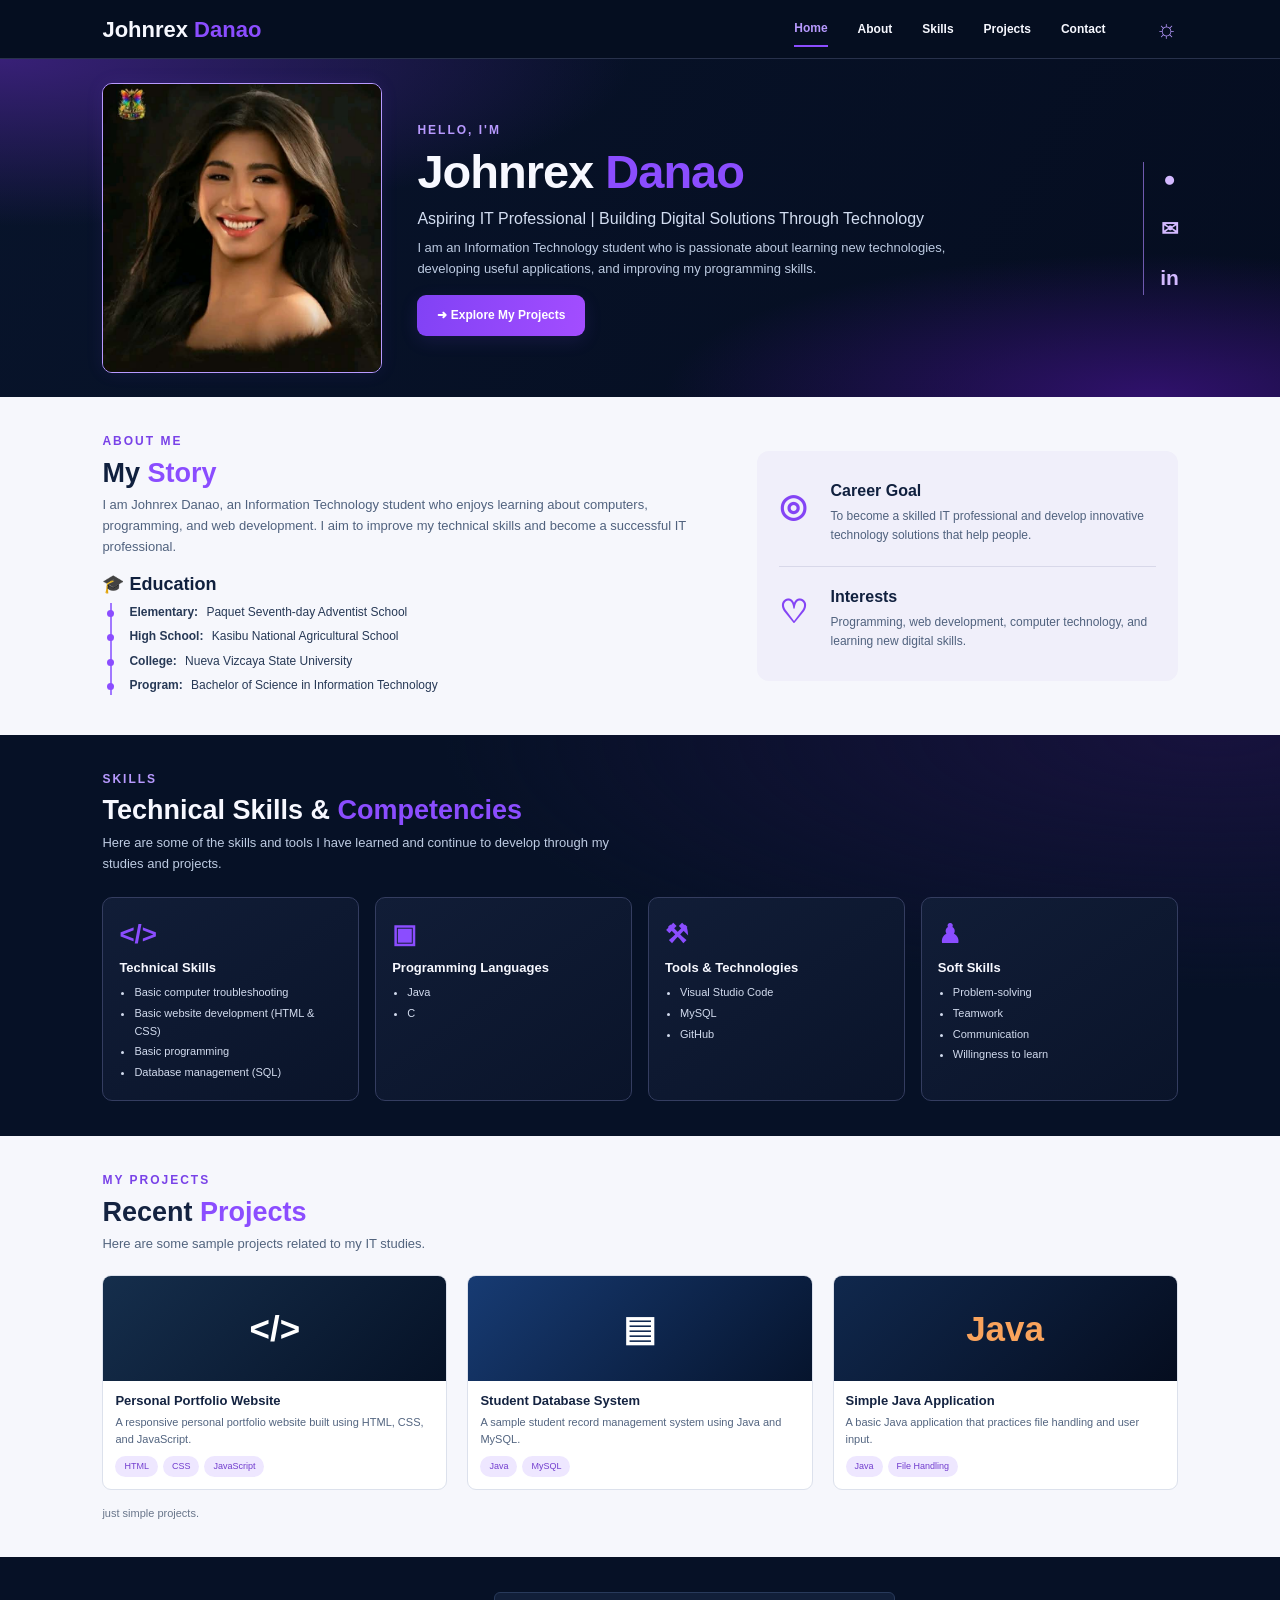
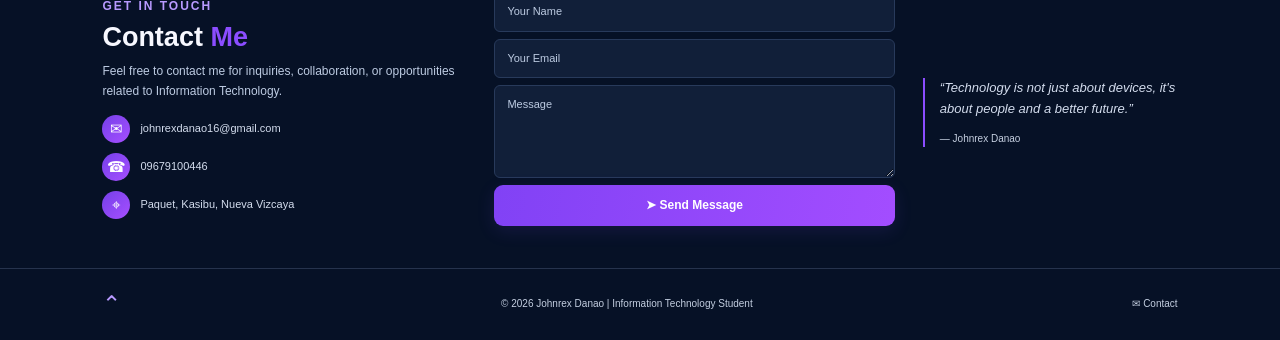
<file: index.html>
﻿<!DOCTYPE html>
<html lang="en">
<head>
  <meta charset="UTF-8">
  <meta name="viewport" content="width=device-width, initial-scale=1.0">
  <title>Johnrex Danao | IT Portfolio</title>

  <link rel="stylesheet" href="style.css">
  <script src="jana1.js" defer></script>
</head>
<body>

  <!-- NAVIGATION -->
  <header class="navbar">
    <a href="#home" class="logo">Johnrex <span>Danao</span></a>

    <button class="menu-toggle" id="menuToggle"
      aria-label="Open navigation" aria-expanded="false">☰</button>

    <nav class="nav-links" id="navLinks">
      <a href="#home">Home</a>
      <a href="#about">About</a>
      <a href="#skills">Skills</a>
      <a href="#projects">Projects</a>
      <a href="#contact">Contact</a>
      <button id="themeToggle" class="theme-toggle"
        aria-label="Toggle light and dark theme">☼</button>
    </nav>
  </header>

  <!-- HOME -->
  <section id="home" class="hero">
    <div class="hero-photo">
      <img src="mypicture.jpg" alt="My Profile Picture">
    </div>

    <div class="hero-content">
      <p class="eyebrow">HELLO, I'M</p>
      <h1>Johnrex <span>Danao</span></h1>

      <h2>
        Aspiring IT Professional |
        Building Digital Solutions Through Technology
      </h2>

      <p>
        I am an Information Technology student who is passionate
        about learning new technologies, developing useful
        applications, and improving my programming skills.
      </p>

      <a href="#projects" class="button">
        ➜ Explore My Projects
      </a>
    </div>

    <div class="social-links">
      <a href="https://github.com/" target="_blank"
         rel="noopener noreferrer" aria-label="GitHub">●</a>
      <a href="mailto:johnrexdanao16@gmail.com"
         aria-label="Email">✉</a>
      <a href="https://www.linkedin.com/" target="_blank"
         rel="noopener noreferrer" aria-label="LinkedIn">in</a>
    </div>
  </section>

  <!-- ABOUT -->
  <section id="about" class="about section">
    <div class="about-left">
      <p class="eyebrow">ABOUT ME</p>
      <h2>My <span>Story</span></h2>

      <p>
        I am Johnrex Danao, an Information Technology student
        who enjoys learning about computers, programming,
        and web development. I aim to improve my technical
        skills and become a successful IT professional.
      </p>

      <h3 class="subheading">🎓 Education</h3>

      <div class="education">
        <p><strong>Elementary:</strong>
          Paquet Seventh-day Adventist School</p>
        <p><strong>High School:</strong>
          Kasibu National Agricultural School</p>
        <p><strong>College:</strong>
          Nueva Vizcaya State University</p>
        <p><strong>Program:</strong>
          Bachelor of Science in Information Technology</p>
      </div>
    </div>

    <div class="about-right">
      <article class="about-card">
        <div class="about-icon">◎</div>
        <div>
          <h3>Career Goal</h3>
          <p>
            To become a skilled IT professional and develop
            innovative technology solutions that help people.
          </p>
        </div>
      </article>

      <article class="about-card">
        <div class="about-icon">♡</div>
        <div>
          <h3>Interests</h3>
          <p>
            Programming, web development, computer technology,
            and learning new digital skills.
          </p>
        </div>
      </article>
    </div>
  </section>

  <!-- SKILLS -->
  <section id="skills" class="skills section">
    <p class="eyebrow">SKILLS</p>
    <h2>Technical Skills & <span>Competencies</span></h2>
    <p class="section-description">
      Here are some of the skills and tools I have learned
      and continue to develop through my studies and projects.
    </p>

    <div class="skills-grid">
      <article class="skill-card">
        <div class="skill-icon">&lt;/&gt;</div>
        <h3>Technical Skills</h3>
        <ul>
          <li>Basic computer troubleshooting</li>
          <li>Basic website development (HTML & CSS)</li>
          <li>Basic programming</li>
          <li>Database management (SQL)</li>
        </ul>
      </article>

      <article class="skill-card">
        <div class="skill-icon">▣</div>
        <h3>Programming Languages</h3>
        <ul>
          <li>Java</li>
          <li>C</li>
        </ul>
      </article>

      <article class="skill-card">
        <div class="skill-icon">⚒</div>
        <h3>Tools & Technologies</h3>
        <ul>
          <li>Visual Studio Code</li>
          <li>MySQL</li>
          <li>GitHub</li>
        </ul>
      </article>

      <article class="skill-card">
        <div class="skill-icon">♟</div>
        <h3>Soft Skills</h3>
        <ul>
          <li>Problem-solving</li>
          <li>Teamwork</li>
          <li>Communication</li>
          <li>Willingness to learn</li>
        </ul>
      </article>
    </div>
  </section>

  <!-- PROJECTS -->
  <section id="projects" class="projects section">
    <p class="eyebrow">MY PROJECTS</p>
    <h2>Recent <span>Projects</span></h2>
    <p class="section-description">
      Here are some sample projects related to my IT studies.
    </p>

    <div class="projects-grid">
      <article class="project-card">
        <div class="project-image code-image">
          <span>&lt;/&gt;</span>
        </div>
        <div class="project-content">
          <h3>Personal Portfolio Website</h3>
          <p>
            A responsive personal portfolio website built
            using HTML, CSS, and JavaScript.
          </p>
          <div class="tags">
            <span>HTML</span><span>CSS</span><span>JavaScript</span>
          </div>
        </div>
      </article>

      <article class="project-card">
        <div class="project-image database-image">
          <span>▤</span>
        </div>
        <div class="project-content">
          <h3>Student Database System</h3>
          <p>
            A sample student record management system
            using Java and MySQL.
          </p>
          <div class="tags">
            <span>Java</span><span>MySQL</span>
          </div>
        </div>
      </article>

      <article class="project-card">
        <div class="project-image java-image">
          <span>Java</span>
        </div>
        <div class="project-content">
          <h3>Simple Java Application</h3>
          <p>
            A basic Java application that practices
            file handling and user input.
          </p>
          <div class="tags">
            <span>Java</span><span>File Handling</span>
          </div>
        </div>
      </article>
    </div>

    <p class="project-note">
     just simple projects.
    </p>
  </section>

  <!-- CONTACT -->
  <section id="contact" class="contact section">
    <div class="contact-info">
      <p class="eyebrow">GET IN TOUCH</p>
      <h2>Contact <span>Me</span></h2>
      <p>
        Feel free to contact me for inquiries, collaboration,
        or opportunities related to Information Technology.
      </p>

      <div class="contact-item">
        <span>✉</span>
        <a href="mailto:johnrexdanao16@gmail.com">
          johnrexdanao16@gmail.com
        </a>
      </div>

      <div class="contact-item">
        <span>☎</span>
        <a href="tel:09679100446">09679100446</a>
      </div>

      <div class="contact-item">
        <span>⌖</span>
        <p>Paquet, Kasibu, Nueva Vizcaya</p>
      </div>
    </div>

    <form class="contact-form" id="contactForm">
      <label class="sr-only" for="name">Your Name</label>
      <input type="text" id="name" placeholder="Your Name" required>

      <label class="sr-only" for="email">Your Email</label>
      <input type="email" id="email" placeholder="Your Email" required>

      <label class="sr-only" for="message">Message</label>
      <textarea id="message" placeholder="Message"
        rows="4" required></textarea>

      <button type="submit" class="button">➤ Send Message</button>
      <p id="formNotice" class="form-notice" aria-live="polite"></p>
    </form>

    <blockquote class="quote">
      “Technology is not just about devices, it's about
      people and a better future.”
      <footer>— Johnrex Danao</footer>
    </blockquote>
  </section>

  <!-- FOOTER -->
  <footer class="footer">
    <a href="#home" class="back-top">⌃</a>
    <p>
      © <span id="year"></span> Johnrex Danao |
      Information Technology Student
    </p>
    <a href="mailto:johnrexdanao16@gmail.com">✉ Contact</a>
  </footer>

</body>
</html>
</file>
<file: style.css>
﻿/* GENERAL SETTINGS */
* {
  margin: 0;
  padding: 0;
  box-sizing: border-box;
}

:root {
  --purple: #8b4dff;
  --purple-light: #b89aff;
  --navy: #061126;
  --navy-card: #101d37;
  --white: #f7f8ff;
  --muted: #bdcbe2;
  --border: #343d60;
  --light-bg: #f6f7fc;
  --light-text: #273956;
}

html {
  scroll-behavior: smooth;
  scroll-padding-top: 75px;
}

body {
  font-family: Arial, Helvetica, sans-serif;
  background: var(--navy);
  color: var(--white);
  line-height: 1.6;
}

a {
  text-decoration: none;
  color: inherit;
}

button,
input,
textarea {
  font: inherit;
}

button {
  cursor: pointer;
}

section {
  scroll-margin-top: 70px;
}

h1,
h2,
h3 {
  line-height: 1.25;
}

h2 span,
h1 span,
.logo span {
  color: var(--purple);
}

.eyebrow {
  color: var(--purple-light);
  font-size: 12px;
  font-weight: bold;
  letter-spacing: 2px;
  margin-bottom: 5px;
}

.section {
  padding: 35px 8%;
}

.section h2 {
  font-size: 27px;
  margin-bottom: 5px;
}

.section-description {
  font-size: 13px;
  color: var(--muted);
  max-width: 550px;
  margin-bottom: 20px;
}

/* NAVIGATION BAR */
.navbar {
  min-height: 52px;
  padding: 10px 8%;
  display: flex;
  align-items: center;
  justify-content: space-between;
  gap: 20px;
  background: #050e20;
  border-bottom: 1px solid #28314b;
  position: sticky;
  top: 0;
  z-index: 1000;
}

.logo {
  font-size: 22px;
  font-weight: bold;
  white-space: nowrap;
}

.nav-links {
  display: flex;
  align-items: center;
  gap: 30px;
}

.nav-links a {
  font-size: 12px;
  font-weight: bold;
  padding: 7px 0;
  transition: color 0.3s;
}

.nav-links a:hover,
.nav-links a.active {
  color: var(--purple-light);
  border-bottom: 2px solid var(--purple);
}

.theme-toggle {
  color: var(--purple-light);
  background: none;
  border: none;
  font-size: 24px;
  margin-left: 20px;
}

.menu-toggle {
  display: none;
  background: none;
  color: white;
  border: none;
  font-size: 25px;
}

/* HERO / HOME */
.hero {
  min-height: 335px;
  padding: 24px 8%;
  display: grid;
  grid-template-columns: 280px minmax(0, 1fr) 35px;
  align-items: center;
  gap: 35px;
  background:
    radial-gradient(
      ellipse at 0% 0%,
      #382077 0%,
      transparent 35%
    ),
    radial-gradient(
      ellipse at 90% 100%,
      #30116c 0%,
      transparent 30%
    ),
    linear-gradient(120deg, #08142b, #050d20);
}

.hero-photo {
  height: 290px;
  overflow: hidden;
  border: 1.5px solid var(--purple-light);
  border-radius: 10px;
  box-shadow: 0 0 18px #8b4dff18;
}

.hero-photo img {
  display: block;
  width: 100%;
  height: 100%;
  object-fit: cover;
  object-position: center 25%;
}

.hero-content h1 {
  font-size: clamp(30px, 4.5vw, 47px);
  line-height: 1.15;
  margin-bottom: 8px;
  letter-spacing: -1px;
}

.hero-content h2 {
  color: #d3def2;
  font-size: 16px;
  font-weight: normal;
  line-height: 1.45;
  margin-bottom: 8px;
}

.hero-content > p:not(.eyebrow) {
  color: var(--muted);
  font-size: 13px;
  max-width: 540px;
  margin-bottom: 15px;
}

.button {
  display: inline-block;
  border: none;
  border-radius: 9px;
  padding: 11px 20px;
  color: white;
  background: linear-gradient(
    100deg,
    #8142f5,
    #a34dff
  );
  font-size: 12px;
  font-weight: bold;
  box-shadow: 0 5px 18px #8245ff20;
  transition: transform 0.3s, box-shadow 0.3s;
}

.button:hover {
  transform: translateY(-2px);
  box-shadow: 0 8px 22px #8245ff45;
}

.social-links {
  display: flex;
  flex-direction: column;
  align-items: center;
  gap: 16px;
  border-left: 1px solid #6f5aaf;
  padding-left: 18px;
}

.social-links a {
  color: #d3b9ff;
  font-weight: bold;
  font-size: 21px;
}

/* ABOUT SECTION */
.about {
  background: var(--light-bg);
  color: var(--light-text);
  display: grid;
  grid-template-columns: 1.25fr 0.85fr;
  gap: 35px;
  align-items: center;
}

.about > div > p:not(.eyebrow) {
  font-size: 13px;
  color: #50627e;
  margin-bottom: 15px;
}

.about .eyebrow {
  color: #7942e8;
}

.about-left h2,
.about h3 {
  color: #10203e;
}

.subheading {
  font-size: 18px;
  margin: 14px 0 8px;
}

.education {
  border-left: 2px solid #a178ff;
  margin-left: 8px;
  padding-left: 17px;
}

.education p {
  font-size: 12px;
  margin-bottom: 5px;
  position: relative;
}

.education p::before {
  content: "";
  width: 7px;
  height: 7px;
  background: var(--purple);
  border-radius: 50%;
  position: absolute;
  left: -22px;
  top: 7px;
}

.education strong {
  margin-right: 5px;
}

.about-right {
  background: #f0effa;
  padding: 10px 22px;
  border-radius: 12px;
}

.about-card {
  display: flex;
  gap: 17px;
  padding: 20px 0;
}

.about-card + .about-card {
  border-top: 1px solid #d8d8e9;
}

.about-icon {
  color: #8444f5;
  font-size: 32px;
  font-weight: bold;
  min-width: 35px;
}

.about-card h3 {
  font-size: 16px;
  margin-bottom: 6px;
}

.about-card p {
  color: #50627e;
  font-size: 12px;
}

/* SKILLS SECTION */
.skills {
  background:
    radial-gradient(
      ellipse at 95% 0%,
      #17123d,
      transparent 45%
    ),
    var(--navy);
}

.skills-grid {
  display: grid;
  grid-template-columns: repeat(4, minmax(0, 1fr));
  gap: 16px;
  margin-top: 22px;
}

.skill-card {
  border: 1px solid var(--border);
  background: linear-gradient(
    145deg,
    #111d37,
    #0a142a
  );
  border-radius: 10px;
  padding: 16px;
  transition: border-color 0.3s, transform 0.3s;
}

.skill-card:hover {
  border-color: var(--purple);
  transform: translateY(-4px);
}

.skill-icon {
  color: var(--purple);
  font-size: 26px;
  font-weight: bold;
  margin-bottom: 5px;
}

.skill-card h3 {
  font-size: 13px;
  margin-bottom: 8px;
}

.skill-card ul {
  padding-left: 15px;
  color: #d2dbee;
  font-size: 11px;
}

.skill-card li {
  margin-bottom: 3px;
}

/* PROJECTS SECTION */
.projects {
  background: var(--light-bg);
  color: #142341;
}

.projects .eyebrow {
  color: #7942e8;
}

.projects .section-description {
  color: #52647e;
}

.projects-grid {
  display: grid;
  grid-template-columns: repeat(3, minmax(0, 1fr));
  gap: 20px;
}

.project-card {
  background: white;
  border: 1px solid #dce1ec;
  border-radius: 9px;
  overflow: hidden;
  transition: transform 0.3s, box-shadow 0.3s;
}

.project-card:hover {
  transform: translateY(-4px);
  box-shadow: 0 12px 25px #101b3515;
}

.project-image {
  height: 105px;
  display: grid;
  place-items: center;
  color: white;
  background: linear-gradient(135deg, #142b51, #071229);
  font-size: 35px;
  font-weight: bold;
}

.code-image {
  background: linear-gradient(135deg, #152e4c, #061226);
}

.database-image {
  background: linear-gradient(135deg, #173b73, #06142d);
}

.java-image {
  background: linear-gradient(135deg, #10284d, #050d1f);
  color: #f9a35c;
}

.project-content {
  padding: 12px;
}

.project-content h3 {
  font-size: 13px;
  margin-bottom: 5px;
}

.project-content p {
  color: #536580;
  font-size: 11px;
  line-height: 1.5;
  margin-bottom: 9px;
}

.tags {
  display: flex;
  flex-wrap: wrap;
  gap: 5px;
}

.tags span {
  color: #713cce;
  background: #eee7ff;
  padding: 3px 9px;
  border-radius: 20px;
  font-size: 9px;
}

.project-note {
  color: #68758a;
  font-size: 11px;
  margin-top: 15px;
}

/* CONTACT SECTION */
.contact {
  display: grid;
  grid-template-columns: 1fr 1.1fr 0.7fr;
  gap: 28px;
  align-items: center;
  background: #061126;
}

.contact-info h2 {
  margin-bottom: 8px;
}

.contact-info > p:not(.eyebrow) {
  font-size: 12px;
  color: var(--muted);
  margin-bottom: 14px;
}

.contact-item {
  display: flex;
  align-items: center;
  gap: 10px;
  margin: 10px 0;
  font-size: 11px;
  overflow-wrap: anywhere;
}

.contact-item > span {
  display: grid;
  place-items: center;
  flex-shrink: 0;
  width: 28px;
  height: 28px;
  border-radius: 50%;
  color: white;
  background: linear-gradient(135deg, #7540e9, #a64fff);
  font-size: 15px;
}

.contact-item p {
  color: #d3dced;
}

.contact-item a {
  color: #d3dced;
}

.contact-item a:hover {
  color: var(--purple-light);
}

.contact-form {
  display: flex;
  flex-direction: column;
  gap: 7px;
}

.contact-form input,
.contact-form textarea {
  width: 100%;
  background: #111f39;
  color: white;
  border: 1px solid #283a5b;
  border-radius: 6px;
  padding: 10px 12px;
  font-size: 11px;
  outline: none;
}

.contact-form input:focus,
.contact-form textarea:focus {
  border-color: var(--purple);
}

.contact-form input::placeholder,
.contact-form textarea::placeholder {
  color: #bdcbe2;
}

.contact-form textarea {
  resize: vertical;
}

.contact-form .button {
  width: 100%;
}

.form-notice {
  color: #c9b4ff;
  font-size: 11px;
}

.sr-only {
  position: absolute;
  width: 1px;
  height: 1px;
  padding: 0;
  margin: -1px;
  overflow: hidden;
  clip: rect(0, 0, 0, 0);
  white-space: nowrap;
  border: 0;
}

.quote {
  color: #d3dced;
  font-style: italic;
  font-size: 13px;
  border-left: 2px solid var(--purple);
  padding-left: 15px;
}

.quote footer {
  margin-top: 12px;
  color: #c5cfe0;
  font-size: 10px;
  font-style: normal;
}

/* FOOTER */
.footer {
  padding: 17px 8%;
  border-top: 1px solid #26334d;
  display: flex;
  align-items: center;
  justify-content: space-between;
  gap: 15px;
  color: #c3cee0;
  font-size: 10px;
}

.back-top {
  font-size: 23px;
  color: var(--purple-light);
}

/* LIGHT THEME */
body.light-theme {
  --navy: #f4f6fc;
  --navy-card: #ffffff;
  --white: #17213b;
  --muted: #536580;
  --border: #d9deeb;
}

body.light-theme .navbar,
body.light-theme .hero,
body.light-theme .skills,
body.light-theme .contact {
  background: #eef1fa;
  color: #17213b;
}

body.light-theme .nav-links a,
body.light-theme .hero-content h2,
body.light-theme .hero-content > p:not(.eyebrow),
body.light-theme .skill-card ul,
body.light-theme .contact-info > p:not(.eyebrow),
body.light-theme .contact-item a,
body.light-theme .contact-item p,
body.light-theme .quote,
body.light-theme .quote footer {
  color: #354664;
}

body.light-theme .skill-card,
body.light-theme .contact-form input,
body.light-theme .contact-form textarea {
  background: #fff;
  color: #17213b;
}

body.light-theme .contact-form input::placeholder,
body.light-theme .contact-form textarea::placeholder {
  color: #536580;
}

/* MOBILE RESPONSIVENESS */
@media (max-width: 900px) {
  .navbar,
  .hero,
  .section,
  .footer {
    padding-left: 5%;
    padding-right: 5%;
  }

  .hero {
    grid-template-columns: 220px minmax(0, 1fr);
    gap: 24px;
  }

  .hero-photo {
    height: 270px;
  }

  .social-links {
    display: none;
  }

  .skills-grid {
    grid-template-columns: repeat(2, minmax(0, 1fr));
  }

  .contact {
    grid-template-columns: 1fr 1fr;
  }

  .quote {
    grid-column: 1 / -1;
  }
}

@media (max-width: 600px) {
  .navbar {
    padding: 12px 5%;
  }

  .logo {
    font-size: 19px;
  }

  .menu-toggle {
    display: block;
  }

  .nav-links {
    display: none;
    position: absolute;
    top: 100%;
    left: 0;
    width: 100%;
    padding: 18px 6%;
    background: #081329;
    border-bottom: 1px solid var(--border);
    flex-direction: column;
    align-items: stretch;
    gap: 12px;
  }

  .nav-links.open {
    display: flex;
  }

  .nav-links a {
    padding: 8px 0;
  }

  .theme-toggle {
    margin: 0;
    align-self: flex-start;
  }

  .hero {
    grid-template-columns: 1fr;
    padding-top: 28px;
    text-align: center;
    gap: 22px;
  }

  .hero-photo {
    width: min(280px, 85%);
    height: 310px;
    margin: auto;
  }

  .hero-content h1 {
    font-size: 37px;
  }

  .hero-content h2 {
    font-size: 15px;
  }

  .section {
    padding-top: 38px;
    padding-bottom: 38px;
  }

  .section h2 {
    font-size: 25px;
  }

  .about {
    grid-template-columns: 1fr;
    gap: 22px;
  }

  .about-right {
    padding: 8px 17px;
  }

  .skills-grid,
  .projects-grid,
  .contact {
    grid-template-columns: 1fr;
  }

  .skill-card {
    padding: 18px;
  }

  .project-image {
    height: 140px;
  }

  .quote {
    grid-column: auto;
  }

  .footer {
    flex-wrap: wrap;
    justify-content: center;
    text-align: center;
  }
}
</file>
